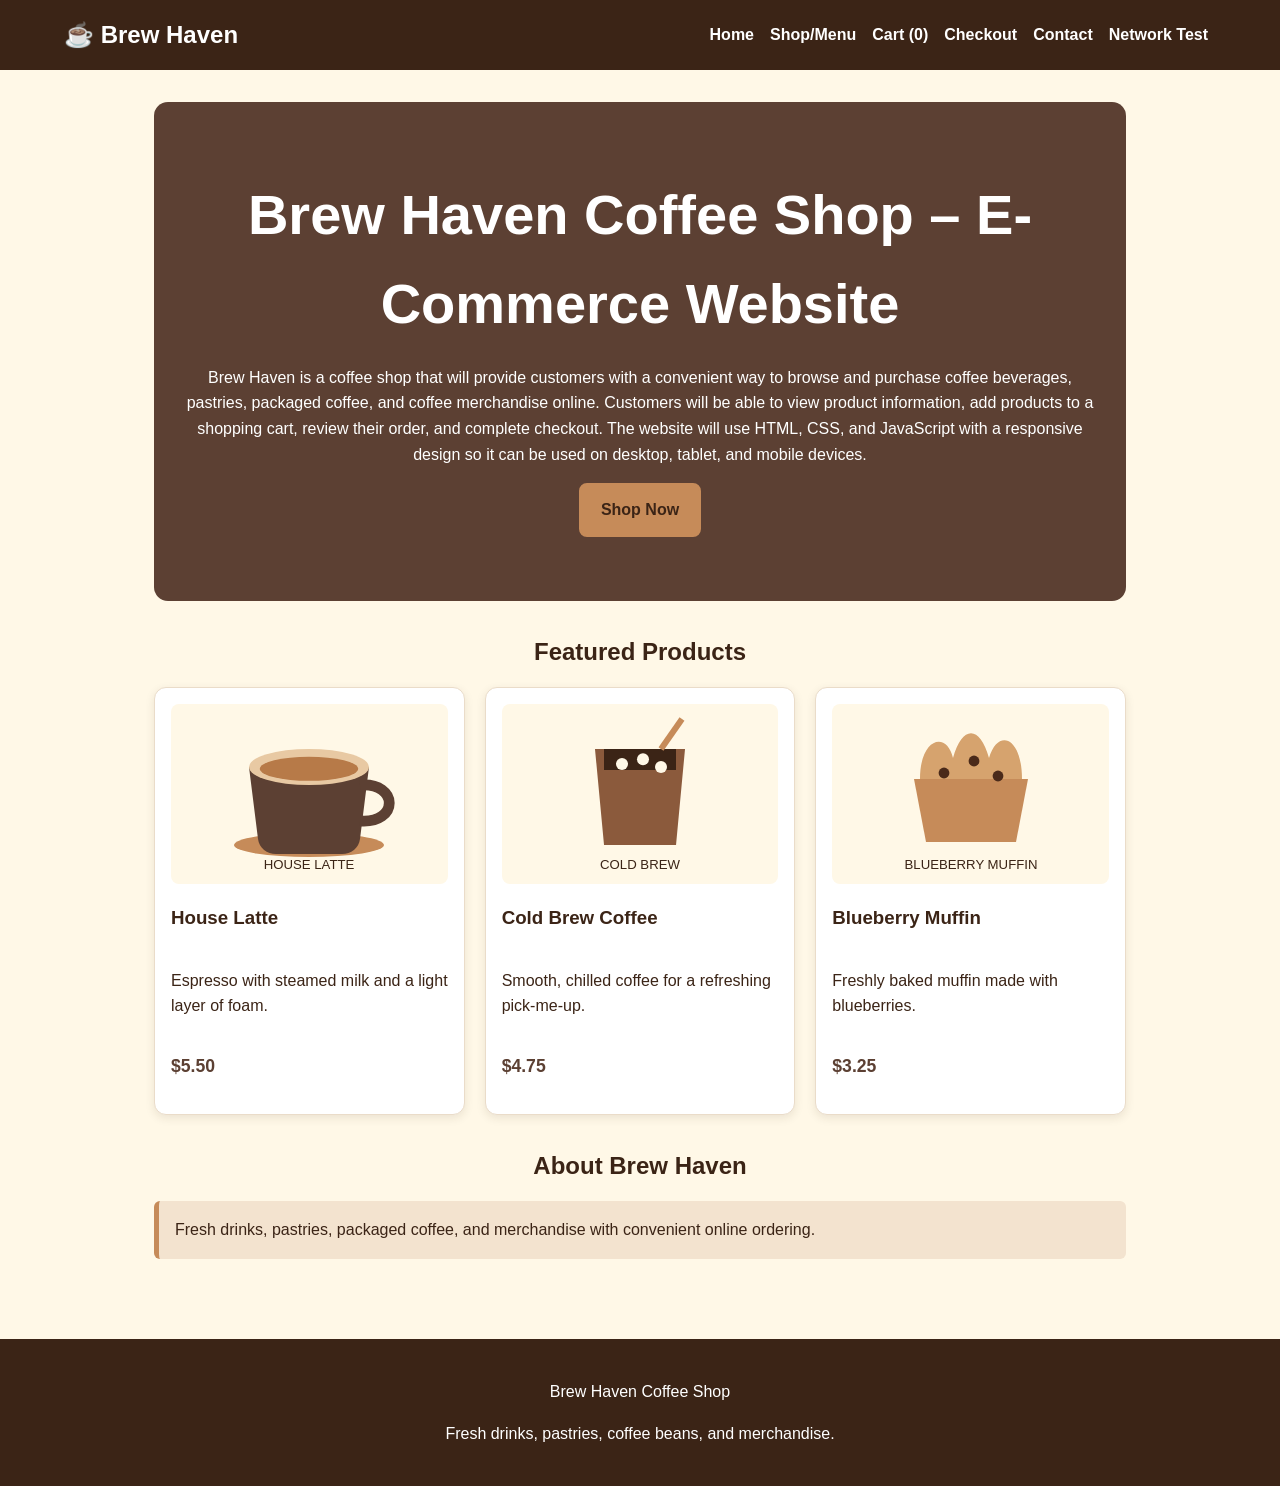
<file: index.html>
<!DOCTYPE html>
<html lang="en">
<head>
<meta charset="UTF-8"><meta name="viewport" content="width=device-width, initial-scale=1.0">
<title>Home | Brew Haven Coffee Shop</title><link rel="stylesheet" href="styles.css">
</head>
<body>
<header><div class="logo">☕ Brew Haven</div><nav>
<a href="index.html">Home</a><a href="shop.html">Shop/Menu</a><a href="cart.html">Cart (<span class="cart-count">0</span>)</a><a href="checkout.html">Checkout</a><a href="contact.html">Contact</a><a href="network-test.html">Network Test</a>
</nav></header>
<main><section class="hero">
<h1>Brew Haven Coffee Shop – E-Commerce Website</h1>
<p>Brew Haven is a coffee shop that will provide customers with a convenient way to browse and purchase coffee beverages, pastries, packaged coffee, and coffee merchandise online. Customers will be able to view product information, add products to a shopping cart, review their order, and complete checkout. The website will use HTML, CSS, and JavaScript with a responsive design so it can be used on desktop, tablet, and mobile devices.</p>
<a class="btn" href="shop.html">Shop Now</a>
</section>
<h2 class="section-title">Featured Products</h2>
<div class="grid">
<div class="card"><img src="images/latte.svg" alt="Brew Haven House Latte"><h3>House Latte</h3><p>Espresso with steamed milk and a light layer of foam.</p><p class="price">$5.50</p></div>
<div class="card"><img src="images/cold-brew.svg" alt="Cold Brew Coffee"><h3>Cold Brew Coffee</h3><p>Smooth, chilled coffee for a refreshing pick-me-up.</p><p class="price">$4.75</p></div>
<div class="card"><img src="images/muffin.svg" alt="Blueberry Muffin"><h3>Blueberry Muffin</h3><p>Freshly baked muffin made with blueberries.</p><p class="price">$3.25</p></div>
</div>
<section><h2 class="section-title">About Brew Haven</h2><p class="notice">Fresh drinks, pastries, packaged coffee, and merchandise with convenient online ordering.</p></section></main>
<footer><p>Brew Haven Coffee Shop</p><p>Fresh drinks, pastries, coffee beans, and merchandise.</p></footer>
<script src="script.js"></script>
</body></html>
</file>
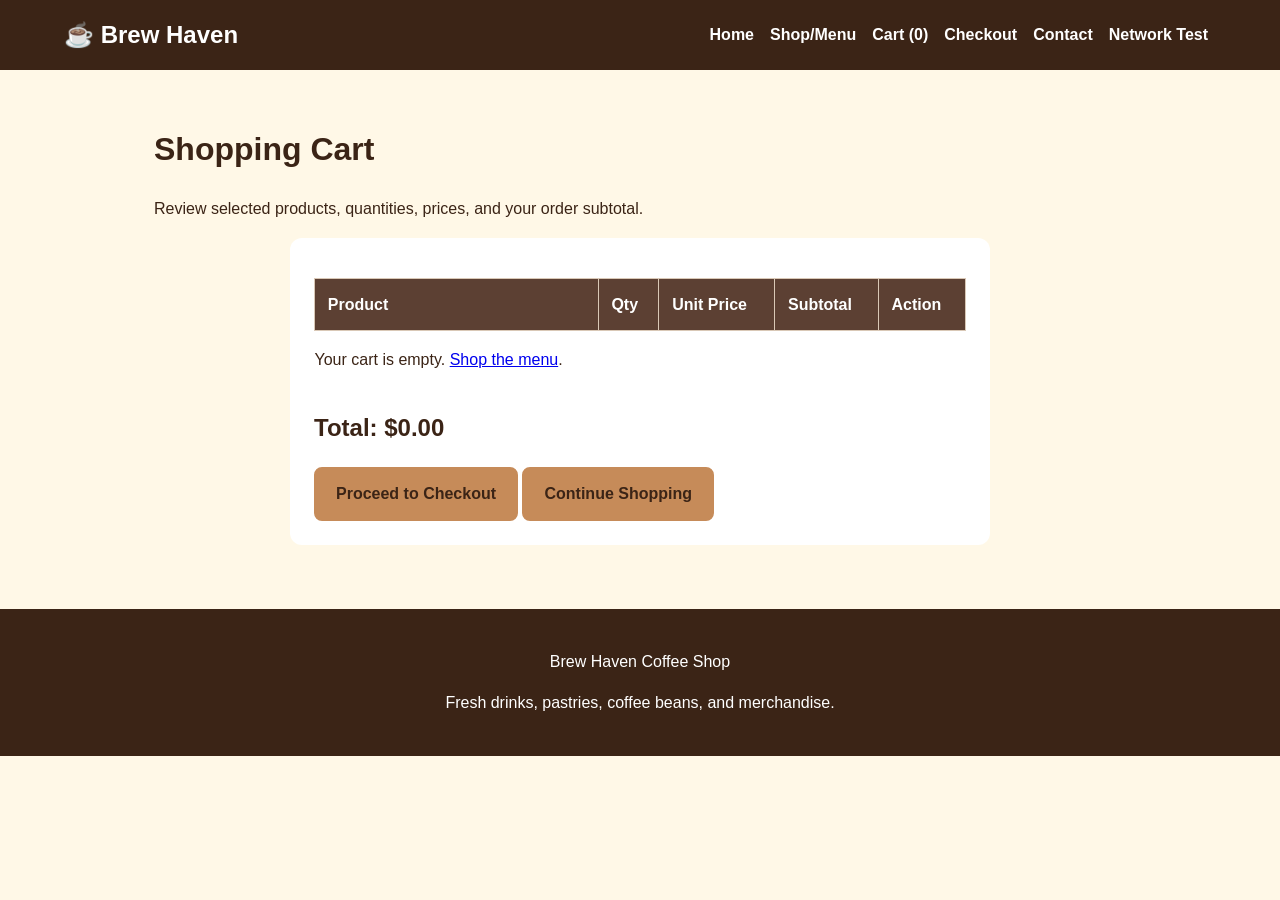
<file: cart.html>
<!DOCTYPE html>
<html lang="en">
<head>
<meta charset="UTF-8"><meta name="viewport" content="width=device-width, initial-scale=1.0">
<title>Shopping Cart | Brew Haven Coffee Shop</title><link rel="stylesheet" href="styles.css">
</head>
<body>
<header><div class="logo">☕ Brew Haven</div><nav>
<a href="index.html">Home</a><a href="shop.html">Shop/Menu</a><a href="cart.html">Cart (<span class="cart-count">0</span>)</a><a href="checkout.html">Checkout</a><a href="contact.html">Contact</a><a href="network-test.html">Network Test</a>
</nav></header>
<main><h1>Shopping Cart</h1><p>Review selected products, quantities, prices, and your order subtotal.</p>
<div class="form-card"><table><thead><tr><th>Product</th><th>Qty</th><th>Unit Price</th><th>Subtotal</th><th>Action</th></tr></thead><tbody id="cart-items"></tbody></table>
<h2>Total: <span id="cart-total">$0.00</span></h2><a class="btn" href="checkout.html">Proceed to Checkout</a> <a class="btn" href="shop.html">Continue Shopping</a></div></main>
<footer><p>Brew Haven Coffee Shop</p><p>Fresh drinks, pastries, coffee beans, and merchandise.</p></footer>
<script src="script.js"></script>
</body></html>
</file>
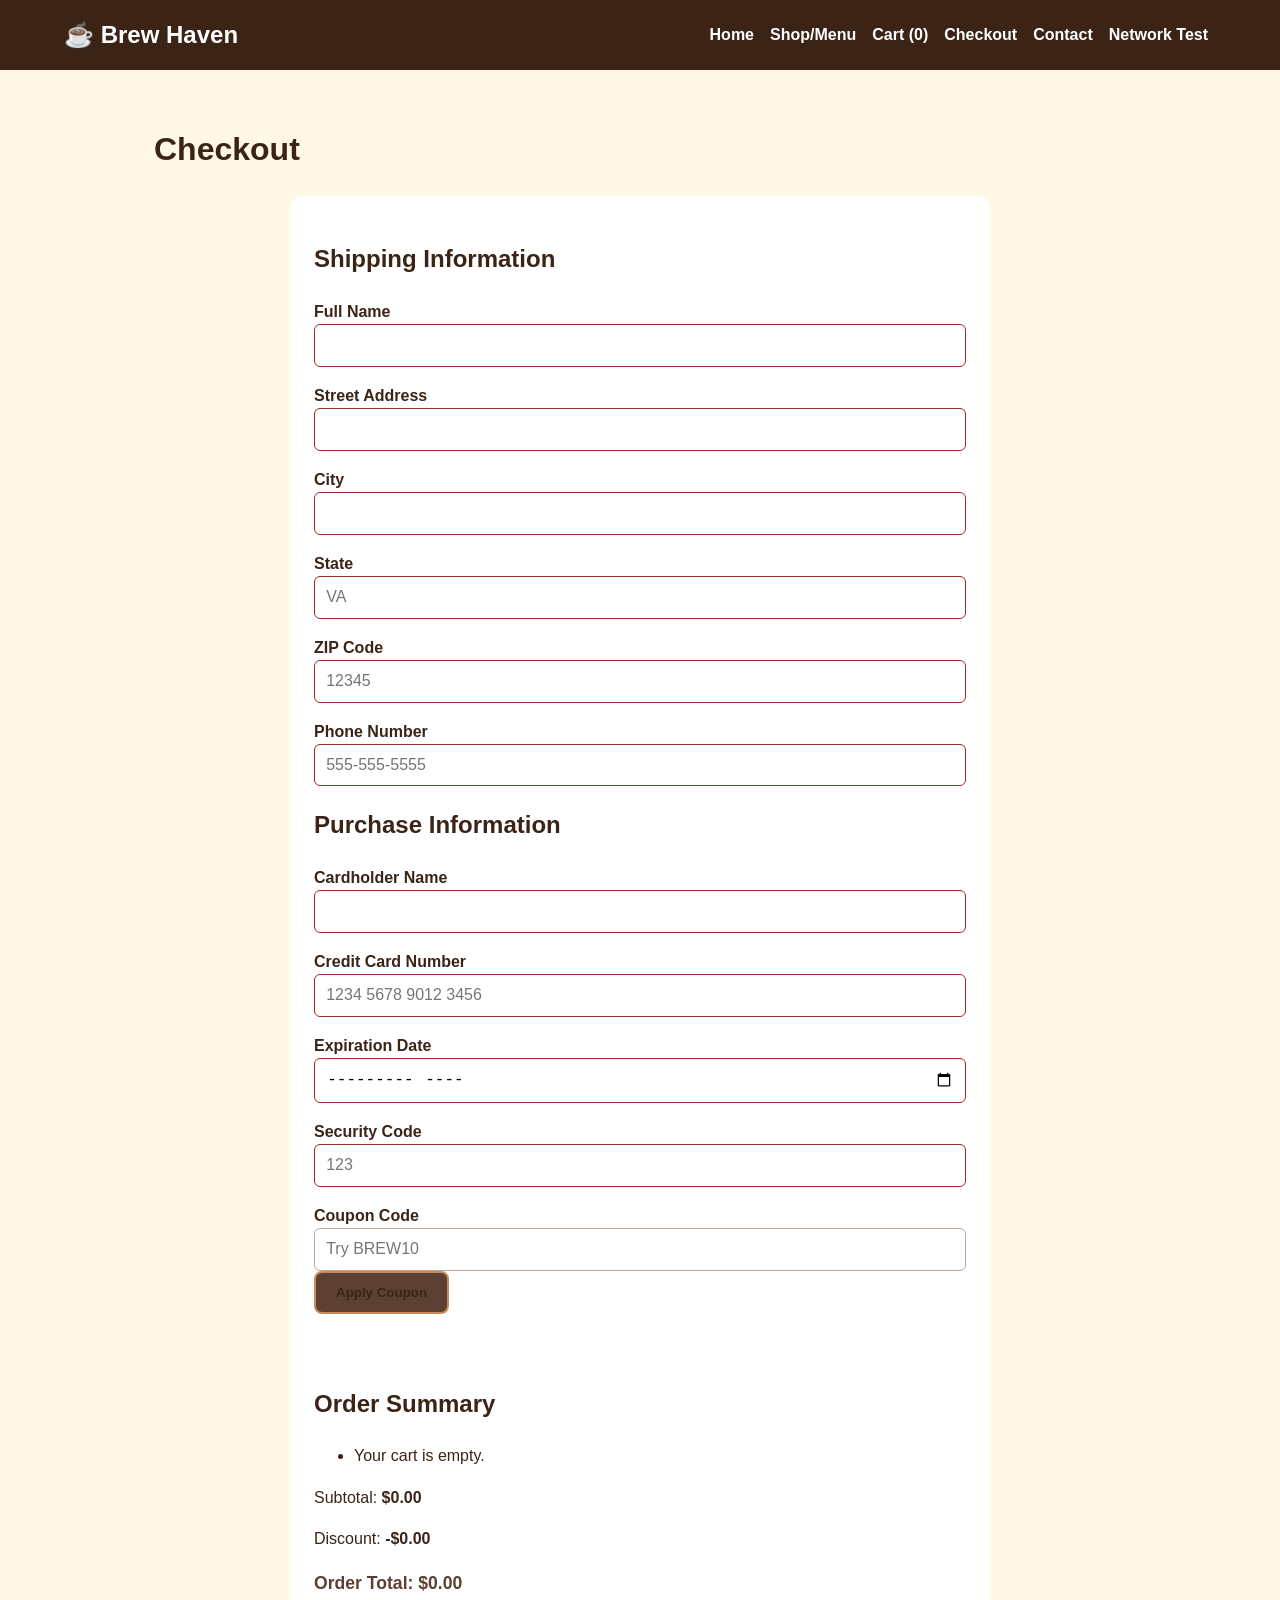
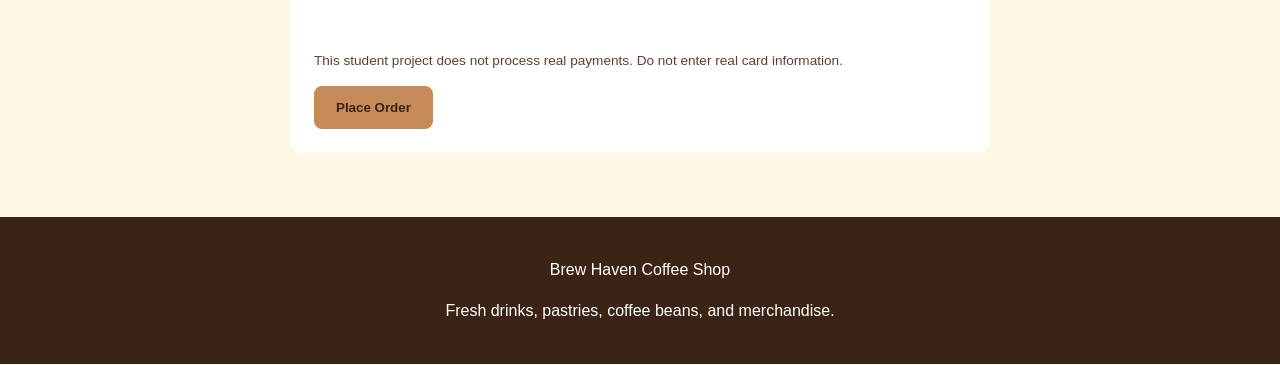
<file: checkout.html>
<!DOCTYPE html>
<html lang="en">
<head>
<meta charset="UTF-8"><meta name="viewport" content="width=device-width, initial-scale=1.0">
<title>Checkout | Brew Haven Coffee Shop</title><link rel="stylesheet" href="styles.css">
</head>
<body>
<header><div class="logo">☕ Brew Haven</div><nav>
<a href="index.html">Home</a><a href="shop.html">Shop/Menu</a><a href="cart.html">Cart (<span class="cart-count">0</span>)</a><a href="checkout.html">Checkout</a><a href="contact.html">Contact</a><a href="network-test.html">Network Test</a>
</nav></header>
<main><h1>Checkout</h1><div class="form-card">
<form id="checkout-form" action="confirmation.html" novalidate>
<h2>Shipping Information</h2>
<label for="ship-name">Full Name</label><input id="ship-name" name="shipName" required>
<label for="ship-address">Street Address</label><input id="ship-address" name="shipAddress" required>
<label for="ship-city">City</label><input id="ship-city" name="shipCity" required>
<label for="ship-state">State</label><input id="ship-state" name="shipState" required maxlength="2" placeholder="VA">
<label for="ship-zip">ZIP Code</label><input id="ship-zip" name="shipZip" required inputmode="numeric" placeholder="12345">
<label for="ship-phone">Phone Number</label><input id="ship-phone" name="shipPhone" required type="tel" placeholder="555-555-5555">

<h2>Purchase Information</h2>
<label for="card-name">Cardholder Name</label><input id="card-name" name="cardName" required>
<label for="card-number">Credit Card Number</label><input id="card-number" name="cardNumber" required inputmode="numeric" maxlength="19" placeholder="1234 5678 9012 3456">
<label for="expiration">Expiration Date</label><input id="expiration" name="expiration" required type="month">
<label for="security">Security Code</label><input id="security" name="security" required inputmode="numeric" maxlength="4" placeholder="123">
<label for="coupon">Coupon Code</label><input id="coupon" name="coupon" placeholder="Try BREW10">
<button class="btn secondary" type="button" onclick="applyCoupon()">Apply Coupon</button>
<p id="coupon-message" class="form-message"></p>

<h2>Order Summary</h2><ul id="checkout-summary"></ul><p>Subtotal: <strong id="checkout-subtotal">$0.00</strong></p><p>Discount: <strong id="checkout-discount">$0.00</strong></p><p class="price">Order Total: <span id="checkout-total">$0.00</span></p>
<p id="checkout-errors" class="error" role="alert"></p>
<p class="small">This student project does not process real payments. Do not enter real card information.</p>
<button class="btn" type="submit">Place Order</button>
</form></div></main>
<footer><p>Brew Haven Coffee Shop</p><p>Fresh drinks, pastries, coffee beans, and merchandise.</p></footer>
<script src="script.js"></script>
</body></html>
</file>
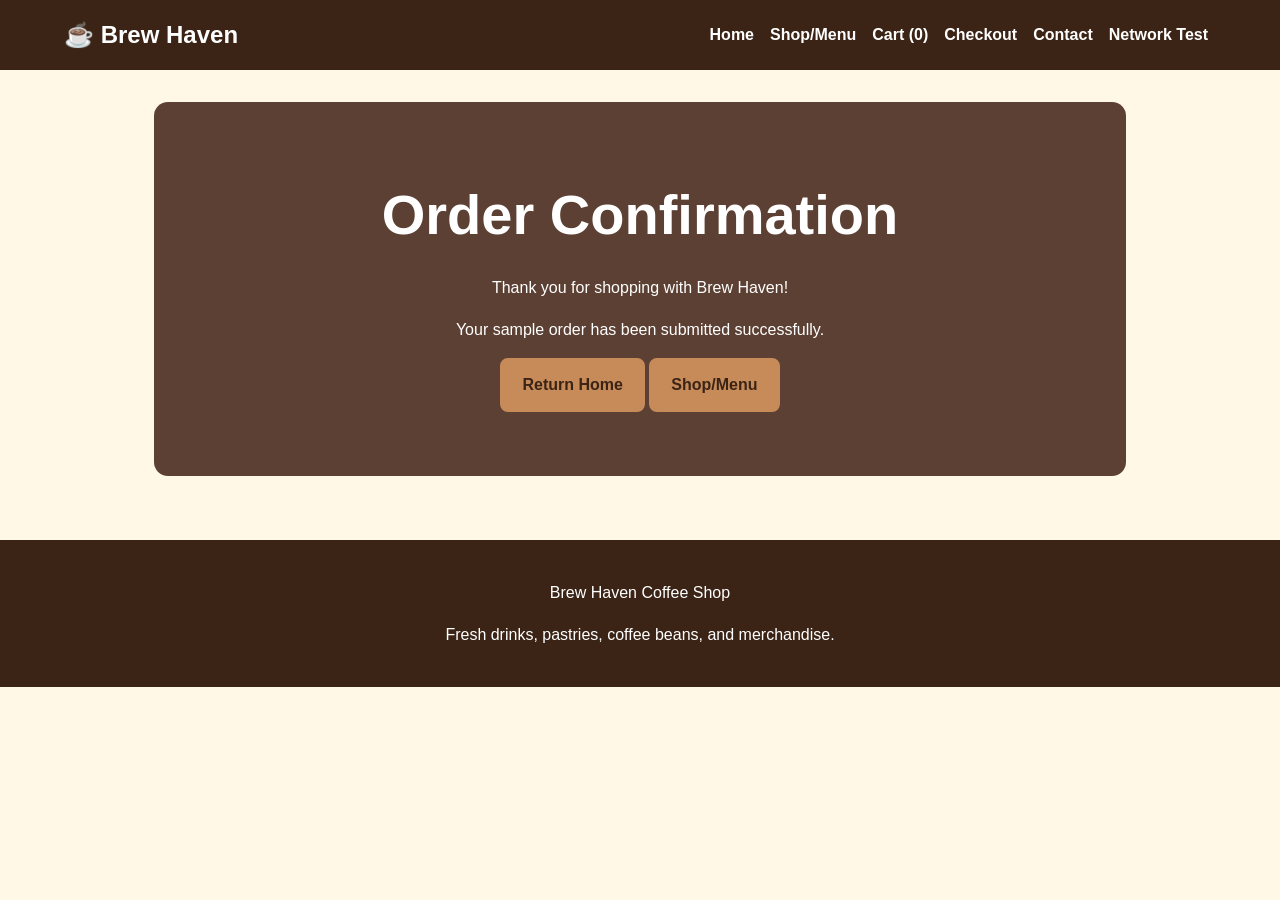
<file: confirmation.html>
<!DOCTYPE html>
<html lang="en">
<head>
<meta charset="UTF-8"><meta name="viewport" content="width=device-width, initial-scale=1.0">
<title>Order Confirmation | Brew Haven Coffee Shop</title><link rel="stylesheet" href="styles.css">
</head>
<body>
<header><div class="logo">☕ Brew Haven</div><nav>
<a href="index.html">Home</a><a href="shop.html">Shop/Menu</a><a href="cart.html">Cart (<span class="cart-count">0</span>)</a><a href="checkout.html">Checkout</a><a href="contact.html">Contact</a><a href="network-test.html">Network Test</a>
</nav></header>
<main><section class="hero"><h1>Order Confirmation</h1><p>Thank you for shopping with Brew Haven!</p><p>Your sample order has been submitted successfully.</p><a class="btn" href="index.html">Return Home</a> <a class="btn" href="shop.html">Shop/Menu</a></section></main>
<footer><p>Brew Haven Coffee Shop</p><p>Fresh drinks, pastries, coffee beans, and merchandise.</p></footer>
<script src="script.js"></script>
</body></html>
</file>
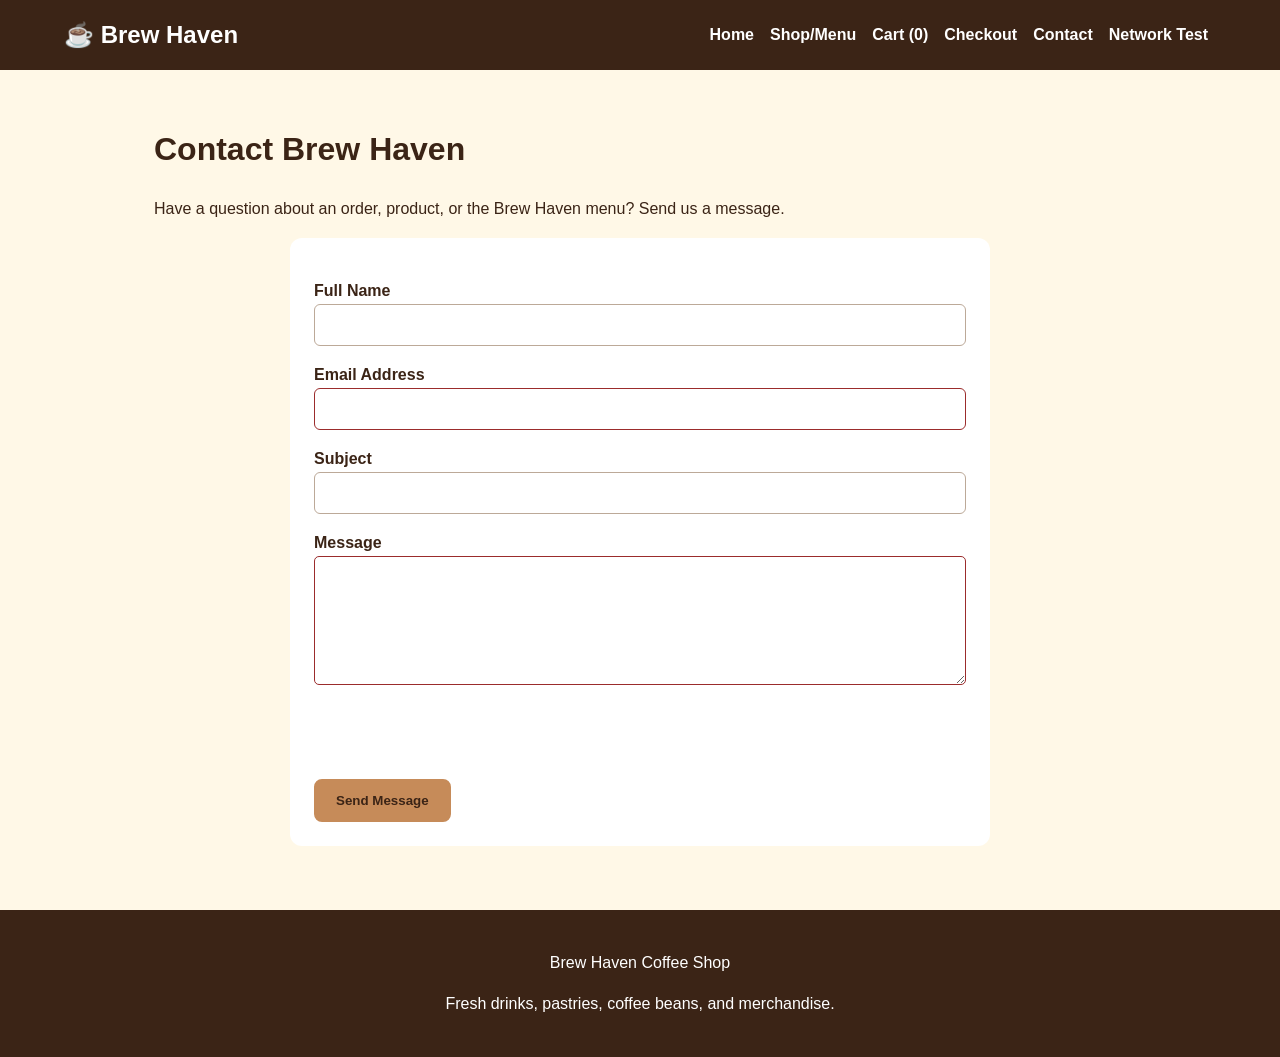
<file: contact.html>
<!DOCTYPE html>
<html lang="en">
<head>
<meta charset="UTF-8"><meta name="viewport" content="width=device-width, initial-scale=1.0">
<title>Contact | Brew Haven Coffee Shop</title><link rel="stylesheet" href="styles.css">
</head>
<body>
<header><div class="logo">☕ Brew Haven</div><nav>
<a href="index.html">Home</a><a href="shop.html">Shop/Menu</a><a href="cart.html">Cart (<span class="cart-count">0</span>)</a><a href="checkout.html">Checkout</a><a href="contact.html">Contact</a><a href="network-test.html">Network Test</a>
</nav></header>
<main><h1>Contact Brew Haven</h1><p>Have a question about an order, product, or the Brew Haven menu? Send us a message.</p>
<div class="form-card"><form id="contact-form" novalidate>
<label for="contact-name">Full Name</label><input id="contact-name" name="contactName">
<label for="contact-email">Email Address</label><input id="contact-email" name="contactEmail" type="email" required>
<label for="contact-subject">Subject</label><input id="contact-subject" name="contactSubject">
<label for="contact-message">Message</label><textarea id="contact-message" name="contactMessage" rows="7" required></textarea>
<p id="contact-errors" class="error" role="alert"></p><p id="contact-success" class="success" role="status"></p>
<button class="btn" type="submit">Send Message</button>
</form></div></main>
<footer><p>Brew Haven Coffee Shop</p><p>Fresh drinks, pastries, coffee beans, and merchandise.</p></footer>
<script src="script.js"></script>
</body></html>
</file>
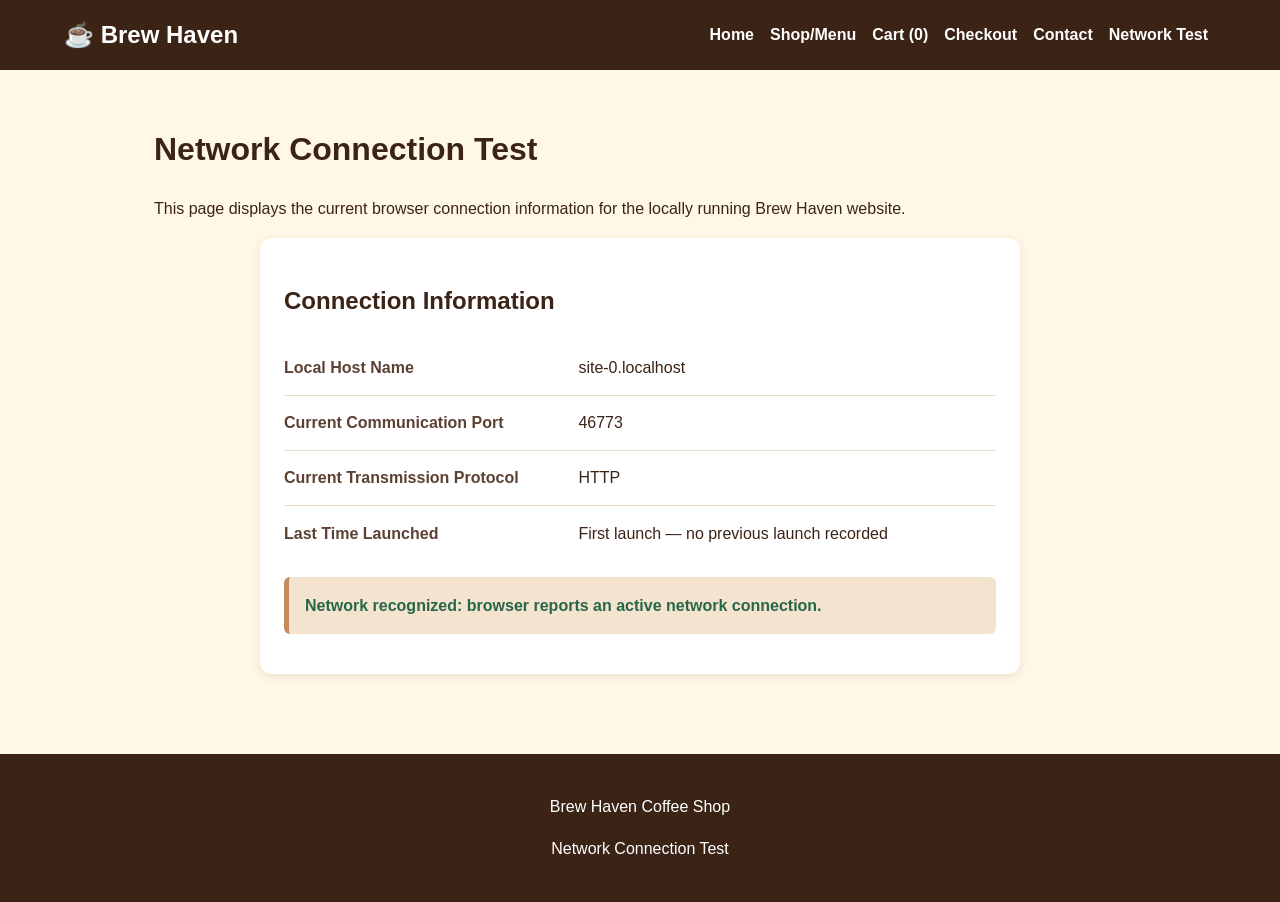
<file: network-test.html>
<!DOCTYPE html>
<html lang="en">
<head>
<meta charset="UTF-8"><meta name="viewport" content="width=device-width, initial-scale=1.0">
<title>Network Connection Test | Brew Haven Coffee Shop</title><link rel="stylesheet" href="styles.css">
</head>
<body>
<header><div class="logo">☕ Brew Haven</div><nav>
<a href="index.html">Home</a><a href="shop.html">Shop/Menu</a><a href="cart.html">Cart (<span class="cart-count">0</span>)</a><a href="checkout.html">Checkout</a><a href="contact.html">Contact</a><a href="network-test.html">Network Test</a>
</nav></header>
<main>
  <h1>Network Connection Test</h1>
  <p>This page displays the current browser connection information for the locally running Brew Haven website.</p>

  <section class="network-card" aria-labelledby="network-heading">
    <h2 id="network-heading">Connection Information</h2>
    <dl class="network-details">
      <div><dt>Local Host Name</dt><dd id="local-host-name">Checking...</dd></div>
      <div><dt>Current Communication Port</dt><dd id="communication-port">Checking...</dd></div>
      <div><dt>Current Transmission Protocol</dt><dd id="transmission-protocol">Checking...</dd></div>
      <div><dt>Last Time Launched</dt><dd id="last-launched">Checking...</dd></div>
    </dl>
    <p id="network-status" class="notice" role="status">Checking network status...</p>
  </section>
</main>
<footer><p>Brew Haven Coffee Shop</p><p>Network Connection Test</p></footer>
<script src="script.js"></script>
</body></html>
</file>
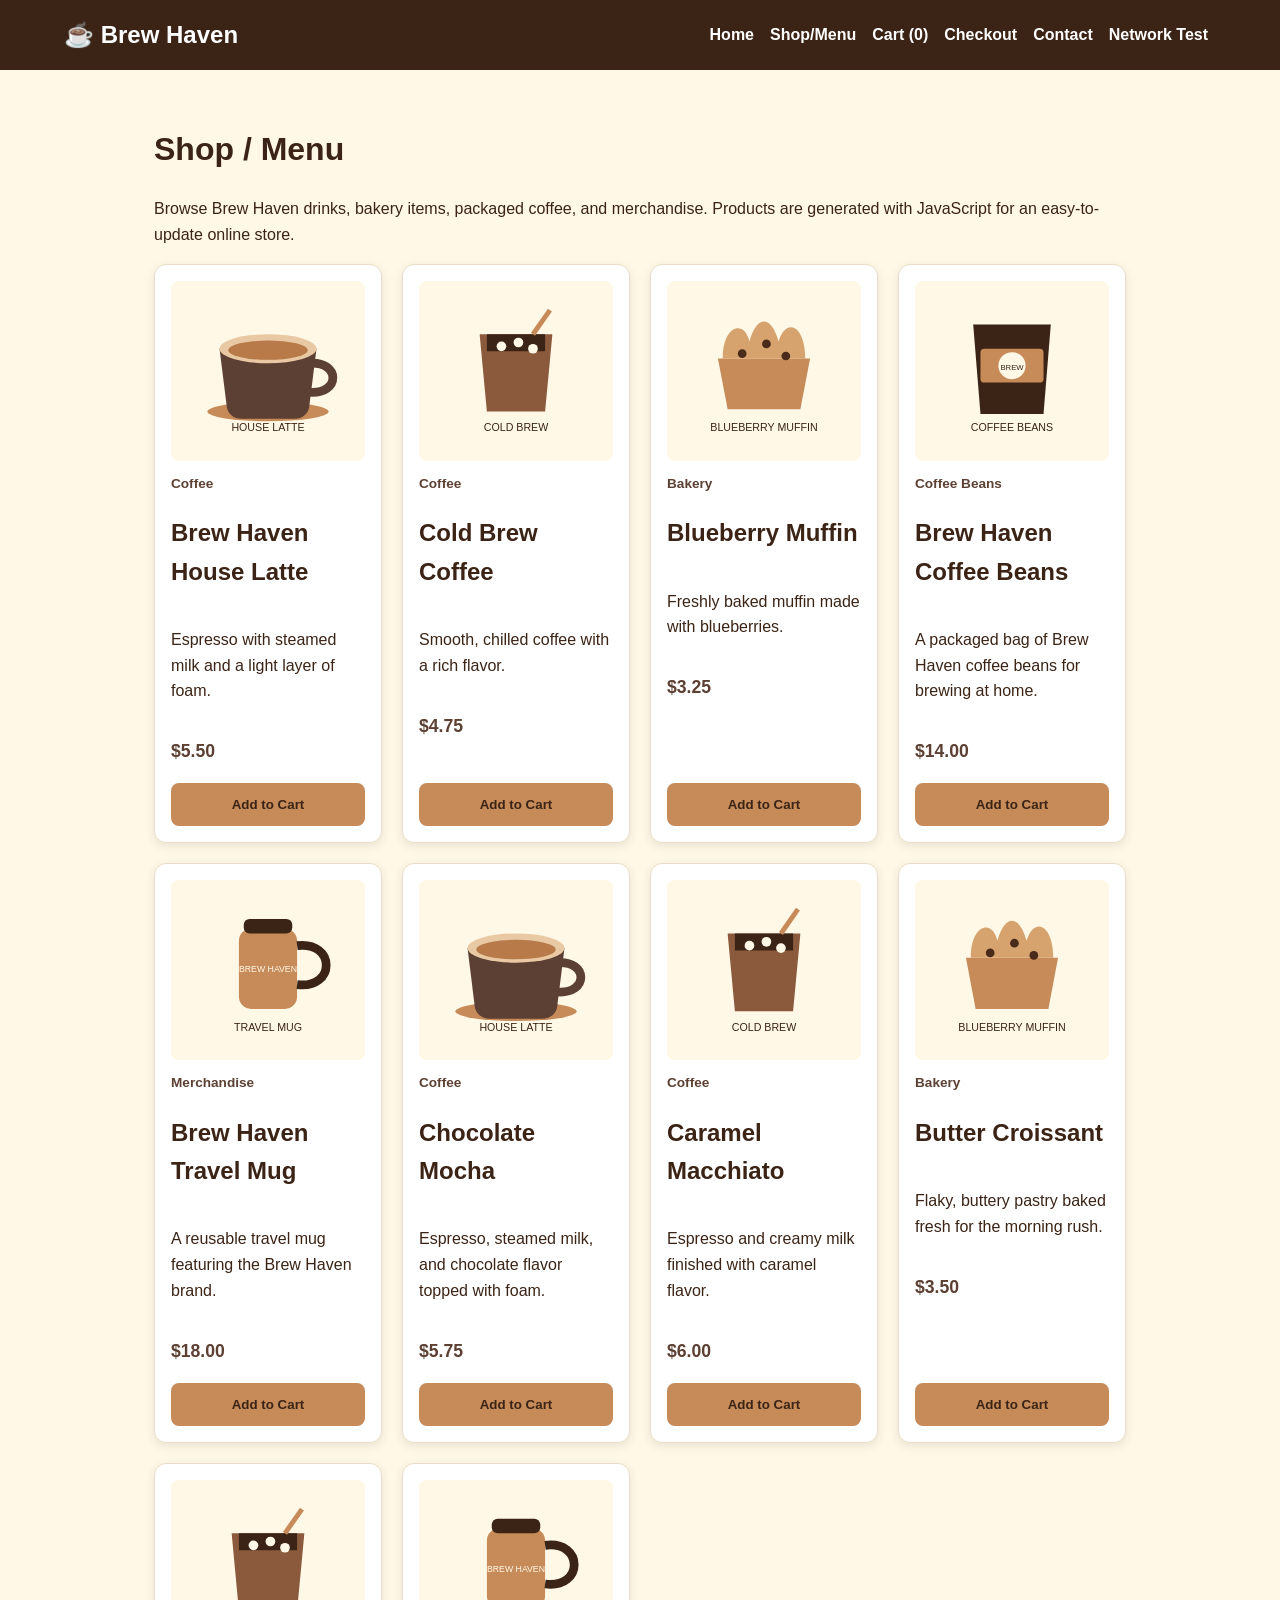
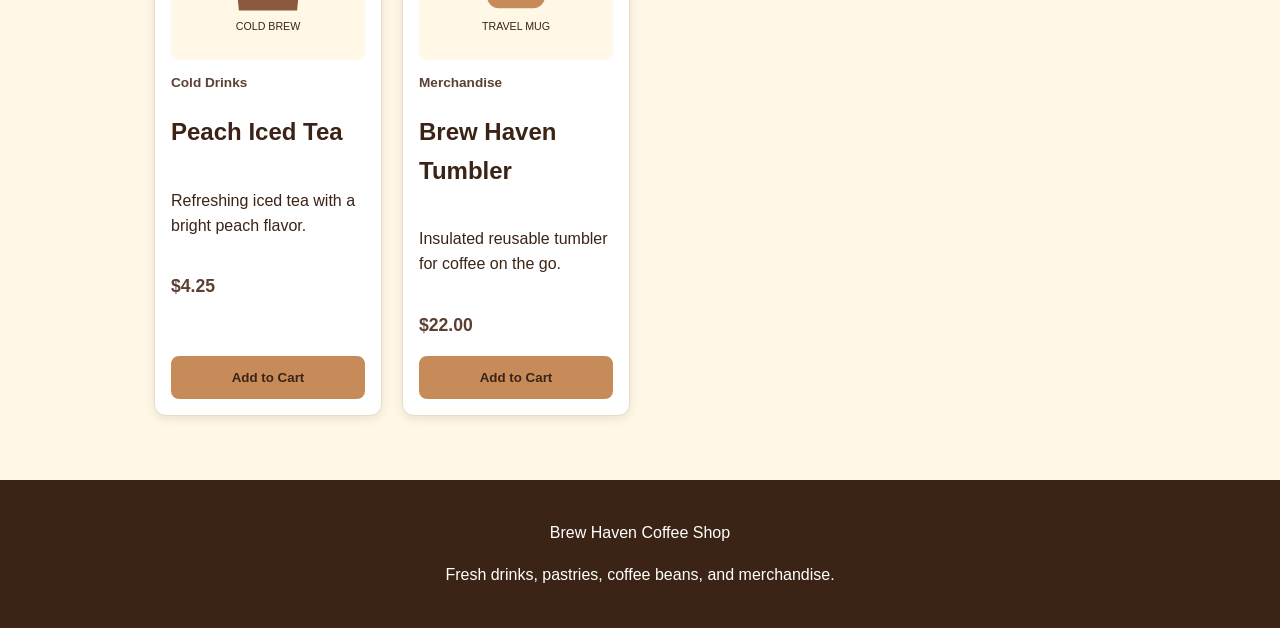
<file: shop.html>
<!DOCTYPE html>
<html lang="en">
<head>
<meta charset="UTF-8"><meta name="viewport" content="width=device-width, initial-scale=1.0">
<title>Shop/Menu | Brew Haven Coffee Shop</title><link rel="stylesheet" href="styles.css">
</head>
<body>
<header><div class="logo">☕ Brew Haven</div><nav>
<a href="index.html">Home</a><a href="shop.html">Shop/Menu</a><a href="cart.html">Cart (<span class="cart-count">0</span>)</a><a href="checkout.html">Checkout</a><a href="contact.html">Contact</a><a href="network-test.html">Network Test</a>
</nav></header>
<main><h1>Shop / Menu</h1><p>Browse Brew Haven drinks, bakery items, packaged coffee, and merchandise. Products are generated with JavaScript for an easy-to-update online store.</p>
<div id="product-grid" class="grid" aria-live="polite"></div>
</main>
<footer><p>Brew Haven Coffee Shop</p><p>Fresh drinks, pastries, coffee beans, and merchandise.</p></footer>
<script src="script.js"></script>
</body></html>
</file>
<file: styles.css>
/* Brew Haven Coffee Shop - External Stylesheet */
:root{
  --dark-coffee-brown:#3B2416;
  --espresso:#5C4033;
  --cream:#FFF8E7;
  --caramel:#C68B59;
  --white:#FFFFFF;
}
*{box-sizing:border-box}
body{margin:0;font-family:Arial,Helvetica,sans-serif;background:var(--cream);color:var(--dark-coffee-brown);line-height:1.6}
header{background:var(--dark-coffee-brown);color:var(--white);padding:1rem 5%;display:flex;justify-content:space-between;align-items:center;gap:1rem;flex-wrap:wrap}
.logo{font-size:1.5rem;font-weight:bold}
nav a{color:var(--white);text-decoration:none;margin:.25rem .5rem;font-weight:bold}
nav a:hover,nav a:focus{text-decoration:underline;color:var(--caramel)}
main{max-width:1100px;margin:auto;padding:2rem 5%}
.hero{background:var(--espresso);color:var(--white);padding:4rem 2rem;text-align:center;border-radius:14px}
.hero h1{font-size:clamp(2rem,5vw,3.5rem);margin:.2rem 0}
.btn{display:inline-block;background:var(--caramel);color:var(--dark-coffee-brown);padding:.75rem 1.25rem;border-radius:8px;text-decoration:none;font-weight:bold;border:2px solid var(--caramel);cursor:pointer}
.btn:hover{background:var(--white)}
.section-title{text-align:center;margin:2rem 0 1rem}
.grid{display:grid;grid-template-columns:repeat(auto-fit,minmax(210px,1fr));gap:1.25rem}
.card{background:var(--white);border:1px solid #eadcc9;border-radius:12px;padding:1rem;box-shadow:0 3px 10px #3B24161a}
.card img{width:100%;height:190px;object-fit:contain;border-radius:8px;background:var(--cream)}
.price{font-weight:bold;font-size:1.1rem;color:var(--espresso)}
.form-card{background:var(--white);padding:1.5rem;border-radius:12px;max-width:700px;margin:auto}
label{display:block;font-weight:bold;margin-top:1rem}
input,select{width:100%;padding:.7rem;border:1px solid #bca998;border-radius:6px;font-size:1rem}
table{width:100%;border-collapse:collapse;background:var(--white);margin:1rem 0}
th,td{padding:.8rem;border:1px solid #d9c8b6;text-align:left}
th{background:var(--espresso);color:var(--white)}
footer{text-align:center;background:var(--dark-coffee-brown);color:var(--white);padding:1.5rem;margin-top:2rem}
.notice{background:#f3e3cf;padding:1rem;border-left:5px solid var(--caramel);border-radius:6px}
.cart-actions{display:flex;gap:.5rem;align-items:center;flex-wrap:wrap}
.small{font-size:.9rem;color:var(--espresso)}
@media(max-width:700px){header{display:block;text-align:center}nav{margin-top:.5rem}.hero{padding:2.5rem 1rem}main{padding:1.25rem 4%}}

.grid{display:grid;grid-template-columns:repeat(auto-fit,minmax(220px,1fr));gap:1.25rem;align-items:stretch;}
.card{display:flex;flex-direction:column;}
.card .btn{margin-top:auto;}
.card img{width:100%;height:180px;object-fit:contain;background:#FFF8E7;border-radius:8px;}
.category{display:inline-block;margin-top:.75rem;font-size:.85rem;font-weight:bold;color:#5C4033;}
.form-card textarea{width:100%;padding:.7rem;border:1px solid #5C4033;border-radius:5px;box-sizing:border-box;resize:vertical;}
.form-card input:invalid,.form-card textarea:invalid{border-color:#9b2c2c;}
.secondary{background:#5C4033;margin-bottom:1rem;}
.form-message,.error,.success{font-weight:600;min-height:1.2em;}
.error{color:#9b2c2c;}
.success{color:#276749;}
.small{font-size:.85rem;}

/* Network Connection Test */
.network-card{background:var(--white);padding:1.5rem;border-radius:12px;box-shadow:0 3px 10px #3B24161a;max-width:760px;margin:1rem auto;}
.network-details{margin:0;}
.network-details div{display:grid;grid-template-columns:minmax(220px,1fr) 1.5fr;gap:1rem;padding:.9rem 0;border-bottom:1px solid #eadcc9;}
.network-details div:last-child{border-bottom:0;}
.network-details dt{font-weight:bold;color:var(--espresso);}
.network-details dd{margin:0;overflow-wrap:anywhere;}
@media(max-width:600px){.network-details div{grid-template-columns:1fr;gap:.25rem;}}
</file>
